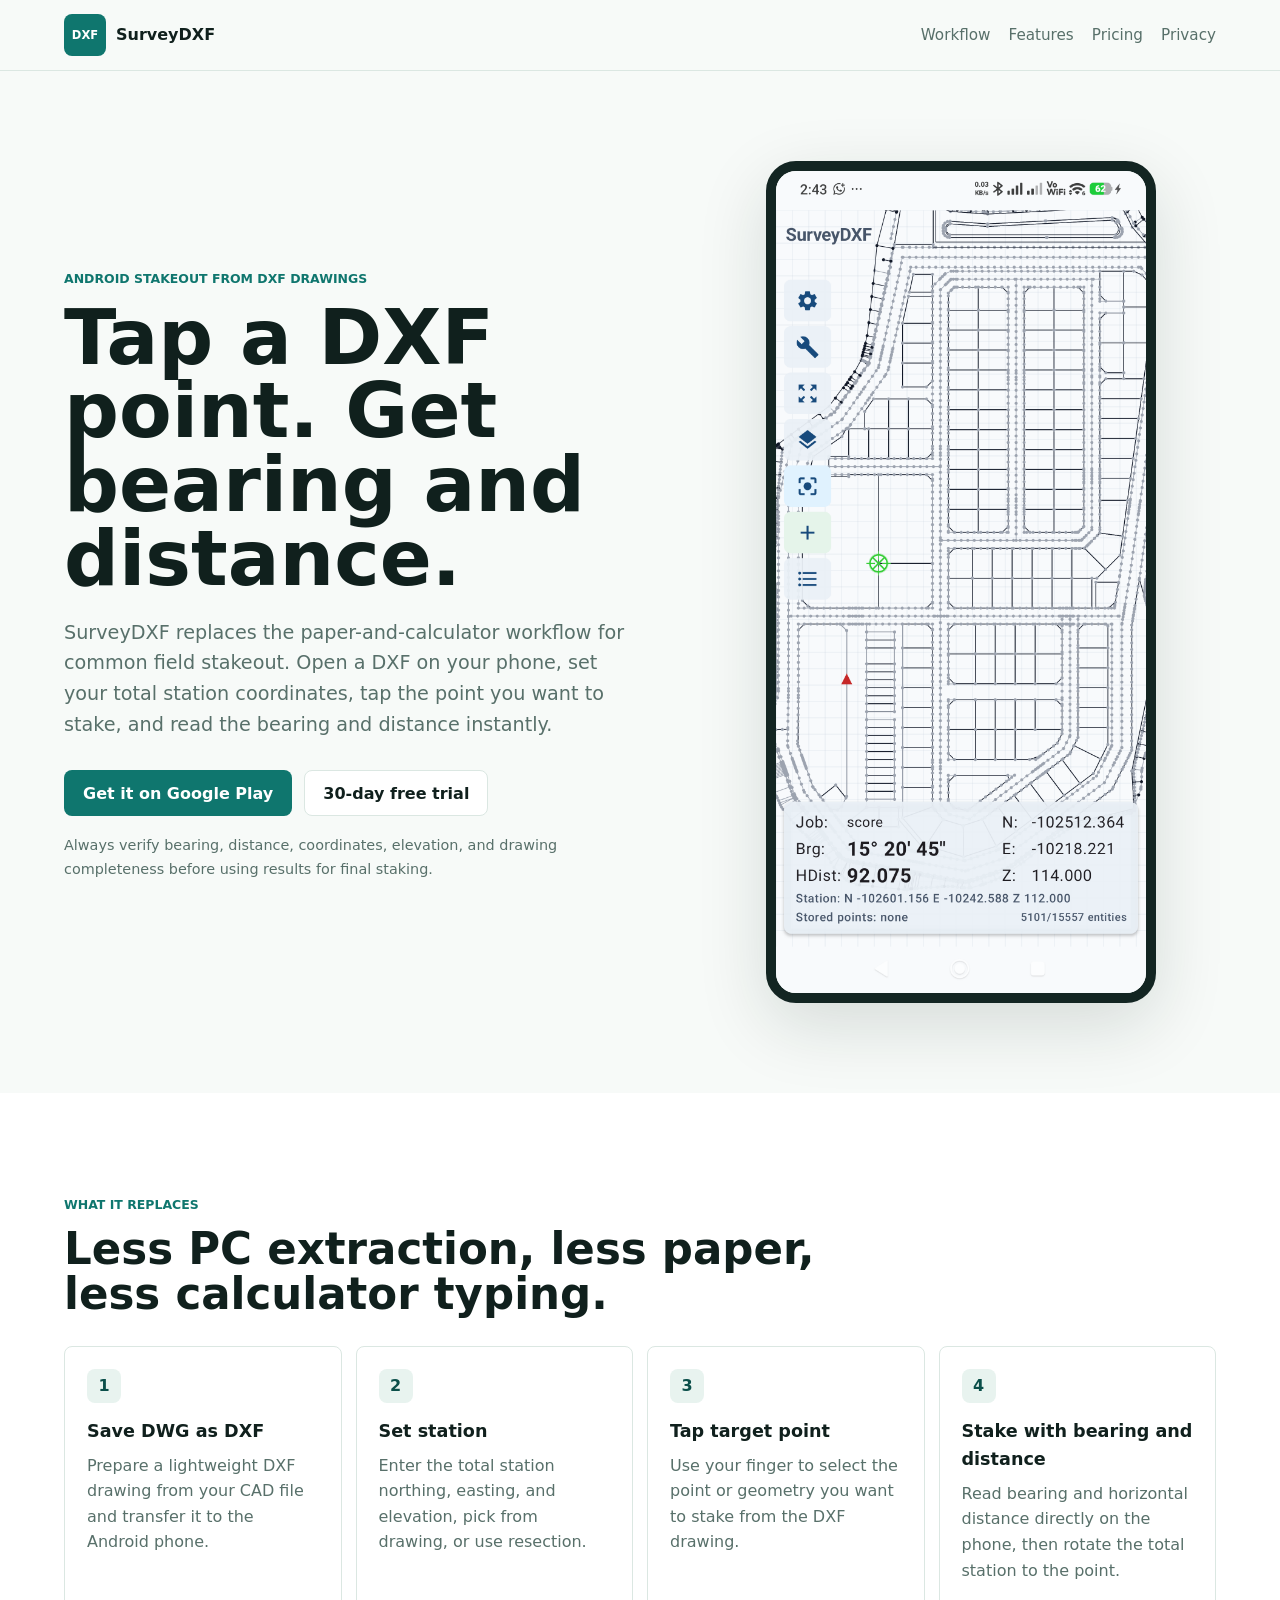
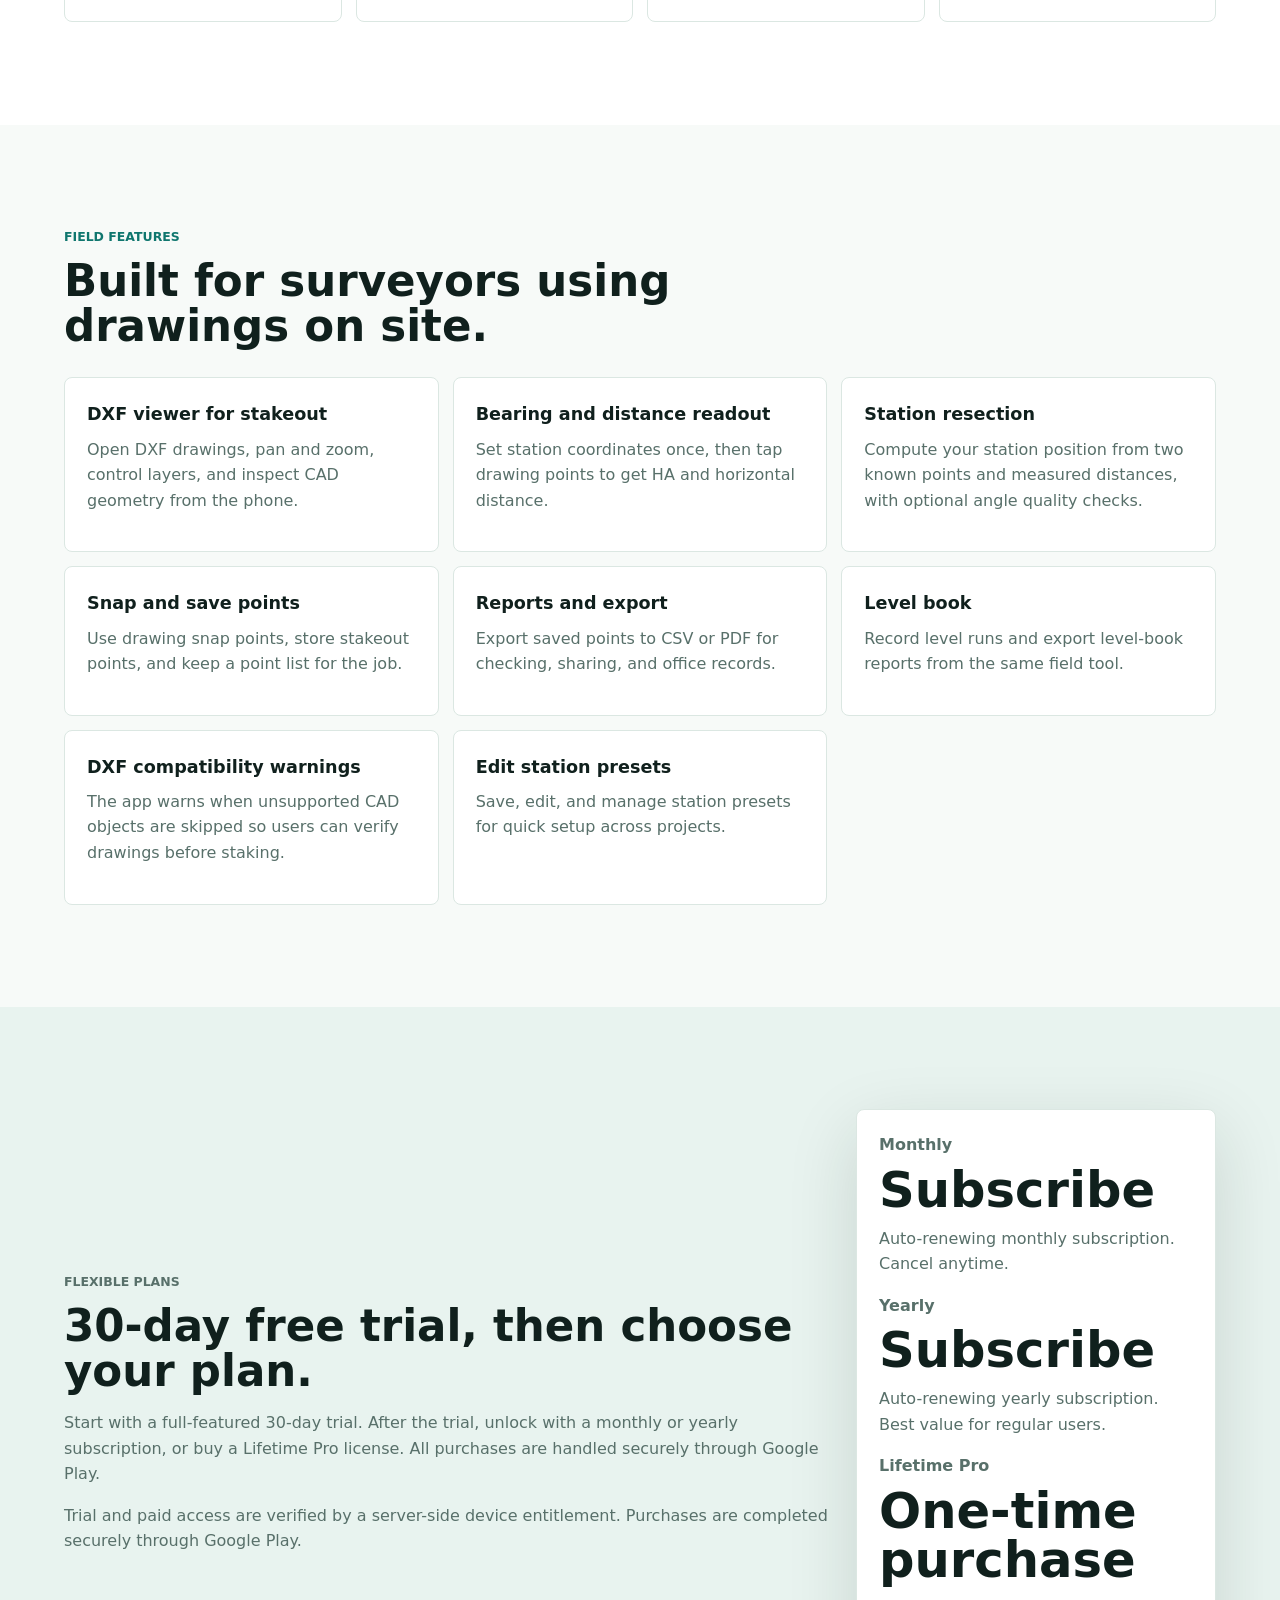
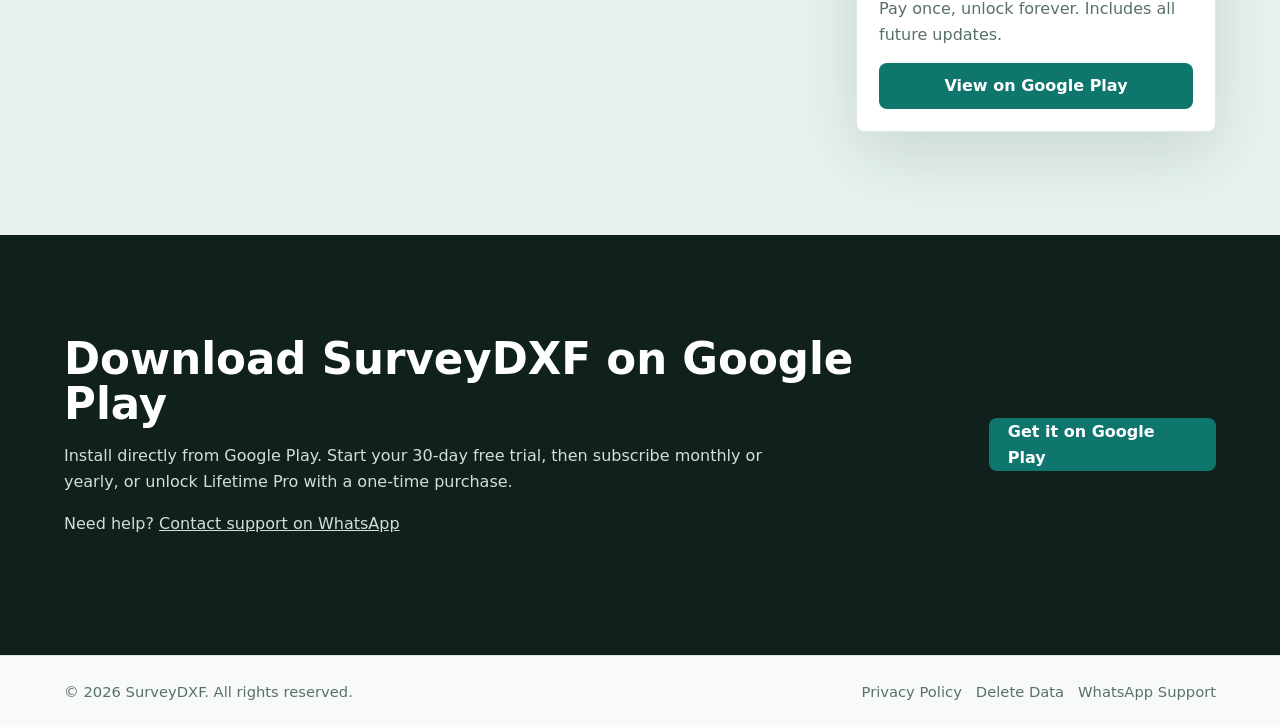
<file: index.html>
<!doctype html>
<html lang="en">
<head>
  <meta charset="utf-8">
  <meta name="viewport" content="width=device-width, initial-scale=1">
  <title>SurveyDXF - Android DXF Stakeout Tool</title>
  <meta name="description" content="SurveyDXF helps surveyors open DXF drawings on Android, set a station, tap a point, and get bearing and distance for field stakeout.">
  <meta property="og:title" content="SurveyDXF">
  <meta property="og:description" content="Open DXF on Android. Set station. Tap point. Get bearing and distance for survey stakeout.">
  <meta property="og:type" content="website">
  <meta property="og:image" content="phone-screenshot.png">
  <meta name="theme-color" content="#0f766e">
  <link rel="stylesheet" href="styles.css">
</head>
<body>
  <header class="site-header">
    <a class="brand" href="index.html" aria-label="SurveyDXF home">
      <span class="brand-mark">DXF</span>
      <span>SurveyDXF</span>
    </a>
    <nav aria-label="Main navigation">
      <a href="#workflow">Workflow</a>
      <a href="#features">Features</a>
      <a href="#pricing">Pricing</a>
      <a href="privacy.html">Privacy</a>
    </nav>
  </header>

  <main>
    <section class="hero">
      <div class="hero-copy">
        <p class="eyebrow">Android stakeout from DXF drawings</p>
        <h1>Tap a DXF point. Get bearing and distance.</h1>
        <p class="lead">
          SurveyDXF replaces the paper-and-calculator workflow for common field stakeout.
          Open a DXF on your phone, set your total station coordinates, tap the point you
          want to stake, and read the bearing and distance instantly.
        </p>
        <div class="hero-actions">
          <a class="button primary" href="https://play.google.com/store/apps/details?id=com.surveydxf.app">Get it on Google Play</a>
          <a class="button secondary" href="#pricing">30-day free trial</a>
        </div>
        <p class="fine">
          Always verify bearing, distance, coordinates, elevation, and drawing completeness
          before using results for final staking.
        </p>
      </div>

      <div class="phone-panel" aria-label="SurveyDXF app screenshot">
        <img class="phone-screenshot" src="phone-screenshot.png" alt="SurveyDXF Android app showing DXF drawing with bearing and distance readout">
      </div>
    </section>

    <section id="workflow" class="section workflow">
      <div class="section-heading">
        <p class="eyebrow">What it replaces</p>
        <h2>Less PC extraction, less paper, less calculator typing.</h2>
      </div>
      <div class="workflow-steps">
        <article>
          <span>1</span>
          <h3>Save DWG as DXF</h3>
          <p>Prepare a lightweight DXF drawing from your CAD file and transfer it to the Android phone.</p>
        </article>
        <article>
          <span>2</span>
          <h3>Set station</h3>
          <p>Enter the total station northing, easting, and elevation, pick from drawing, or use resection.</p>
        </article>
        <article>
          <span>3</span>
          <h3>Tap target point</h3>
          <p>Use your finger to select the point or geometry you want to stake from the DXF drawing.</p>
        </article>
        <article>
          <span>4</span>
          <h3>Stake with bearing and distance</h3>
          <p>Read bearing and horizontal distance directly on the phone, then rotate the total station to the point.</p>
        </article>
      </div>
    </section>

    <section id="features" class="section">
      <div class="section-heading">
        <p class="eyebrow">Field features</p>
        <h2>Built for surveyors using drawings on site.</h2>
      </div>
      <div class="feature-grid">
        <article>
          <h3>DXF viewer for stakeout</h3>
          <p>Open DXF drawings, pan and zoom, control layers, and inspect CAD geometry from the phone.</p>
        </article>
        <article>
          <h3>Bearing and distance readout</h3>
          <p>Set station coordinates once, then tap drawing points to get HA and horizontal distance.</p>
        </article>
        <article>
          <h3>Station resection</h3>
          <p>Compute your station position from two known points and measured distances, with optional angle quality checks.</p>
        </article>
        <article>
          <h3>Snap and save points</h3>
          <p>Use drawing snap points, store stakeout points, and keep a point list for the job.</p>
        </article>
        <article>
          <h3>Reports and export</h3>
          <p>Export saved points to CSV or PDF for checking, sharing, and office records.</p>
        </article>
        <article>
          <h3>Level book</h3>
          <p>Record level runs and export level-book reports from the same field tool.</p>
        </article>
        <article>
          <h3>DXF compatibility warnings</h3>
          <p>The app warns when unsupported CAD objects are skipped so users can verify drawings before staking.</p>
        </article>
        <article>
          <h3>Edit station presets</h3>
          <p>Save, edit, and manage station presets for quick setup across projects.</p>
        </article>
      </div>
    </section>

    <section id="pricing" class="section split">
      <div>
        <p class="eyebrow">Flexible plans</p>
        <h2>30-day free trial, then choose your plan.</h2>
        <p>
          Start with a full-featured 30-day trial. After the trial, unlock with a monthly
          or yearly subscription, or buy a Lifetime Pro license. All purchases are handled
          securely through Google Play.
        </p>
        <p>
          Trial and paid access are verified by a server-side device entitlement. Purchases
          are completed securely through Google Play.
        </p>
      </div>
      <div class="price-card">
        <span class="price-label">Monthly</span>
        <strong>Subscribe</strong>
        <p>Auto-renewing monthly subscription. Cancel anytime.</p>
        <span class="price-label">Yearly</span>
        <strong>Subscribe</strong>
        <p>Auto-renewing yearly subscription. Best value for regular users.</p>
        <span class="price-label">Lifetime Pro</span>
        <strong>One-time purchase</strong>
        <p>Pay once, unlock forever. Includes all future updates.</p>
        <a class="button primary full" href="https://play.google.com/store/apps/details?id=com.surveydxf.app">View on Google Play</a>
      </div>
    </section>

    <section id="download" class="section callout">
      <div>
        <h2>Download SurveyDXF on Google Play</h2>
        <p>
          Install directly from Google Play. Start your 30-day free trial, then subscribe
          monthly or yearly, or unlock Lifetime Pro with a one-time purchase.
        </p>
        <p>
          Need help? <a href="https://wa.me/60106588648?text=Hi%2C%20I%20need%20support%20for%20SurveyDXF.">Contact support on WhatsApp</a>
        </p>
      </div>
      <a class="button primary" href="https://play.google.com/store/apps/details?id=com.surveydxf.app">Get it on Google Play</a>
    </section>
  </main>

  <footer class="site-footer">
    <p>&copy; 2026 SurveyDXF. All rights reserved.</p>
    <div>
      <a href="privacy.html">Privacy Policy</a>
      <a href="delete-data.html">Delete Data</a>
      <a href="https://wa.me/60106588648?text=Hi%2C%20I%20need%20support%20for%20SurveyDXF.">WhatsApp Support</a>
    </div>
  </footer>
</body>
</html>
</file>
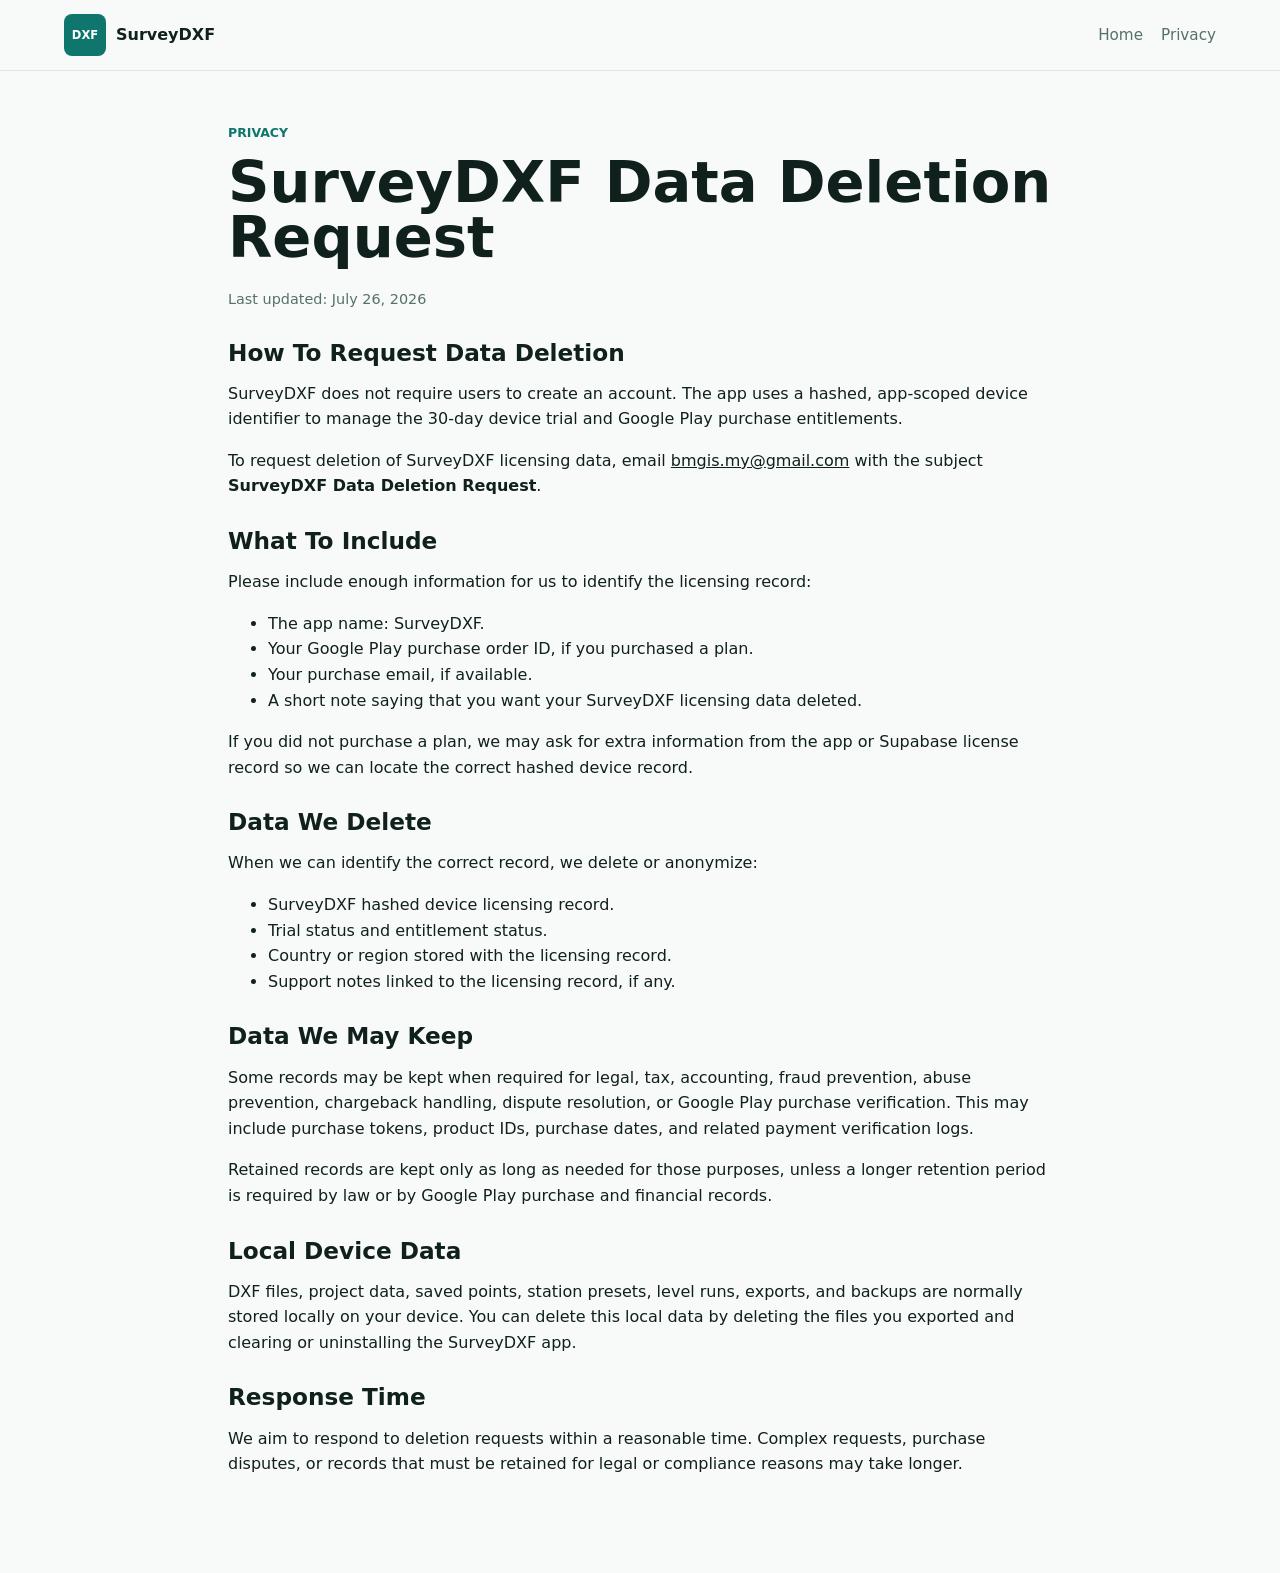
<file: delete-data.html>
<!doctype html>
<html lang="en">
<head>
  <meta charset="utf-8">
  <meta name="viewport" content="width=device-width, initial-scale=1">
  <title>SurveyDXF Data Deletion Request</title>
  <link rel="stylesheet" href="styles.css">
</head>
<body>
  <header class="site-header">
    <a class="brand" href="index.html" aria-label="SurveyDXF home">
      <span class="brand-mark">DXF</span>
      <span>SurveyDXF</span>
    </a>
    <nav aria-label="Main navigation">
      <a href="index.html">Home</a>
      <a href="privacy.html">Privacy</a>
    </nav>
  </header>

  <main class="policy-page">
    <p class="eyebrow">Privacy</p>
    <h1>SurveyDXF Data Deletion Request</h1>
    <p class="fine">Last updated: July 26, 2026</p>

    <h2>How To Request Data Deletion</h2>
    <p>
      SurveyDXF does not require users to create an account. The app uses a hashed,
      app-scoped device identifier to manage the 30-day device trial and Google Play
      purchase entitlements.
    </p>
    <p>
      To request deletion of SurveyDXF licensing data, email
      <a href="mailto:bmgis.my@gmail.com?subject=SurveyDXF%20Data%20Deletion%20Request">bmgis.my@gmail.com</a>
      with the subject <strong>SurveyDXF Data Deletion Request</strong>.
    </p>

    <h2>What To Include</h2>
    <p>Please include enough information for us to identify the licensing record:</p>
    <ul>
      <li>The app name: SurveyDXF.</li>
      <li>Your Google Play purchase order ID, if you purchased a plan.</li>
      <li>Your purchase email, if available.</li>
      <li>A short note saying that you want your SurveyDXF licensing data deleted.</li>
    </ul>
    <p>
      If you did not purchase a plan, we may ask for extra information from the app or
      Supabase license record so we can locate the correct hashed device record.
    </p>

    <h2>Data We Delete</h2>
    <p>When we can identify the correct record, we delete or anonymize:</p>
    <ul>
      <li>SurveyDXF hashed device licensing record.</li>
      <li>Trial status and entitlement status.</li>
      <li>Country or region stored with the licensing record.</li>
      <li>Support notes linked to the licensing record, if any.</li>
    </ul>

    <h2>Data We May Keep</h2>
    <p>
      Some records may be kept when required for legal, tax, accounting, fraud prevention,
      abuse prevention, chargeback handling, dispute resolution, or Google Play purchase
      verification. This may include purchase tokens, product IDs, purchase dates, and
      related payment verification logs.
    </p>
    <p>
      Retained records are kept only as long as needed for those purposes, unless a longer
      retention period is required by law or by Google Play purchase and financial records.
    </p>

    <h2>Local Device Data</h2>
    <p>
      DXF files, project data, saved points, station presets, level runs, exports, and
      backups are normally stored locally on your device. You can delete this local data by
      deleting the files you exported and clearing or uninstalling the SurveyDXF app.
    </p>

    <h2>Response Time</h2>
    <p>
      We aim to respond to deletion requests within a reasonable time. Complex requests,
      purchase disputes, or records that must be retained for legal or compliance reasons
      may take longer.
    </p>
  </main>
</body>
</html>
</file>
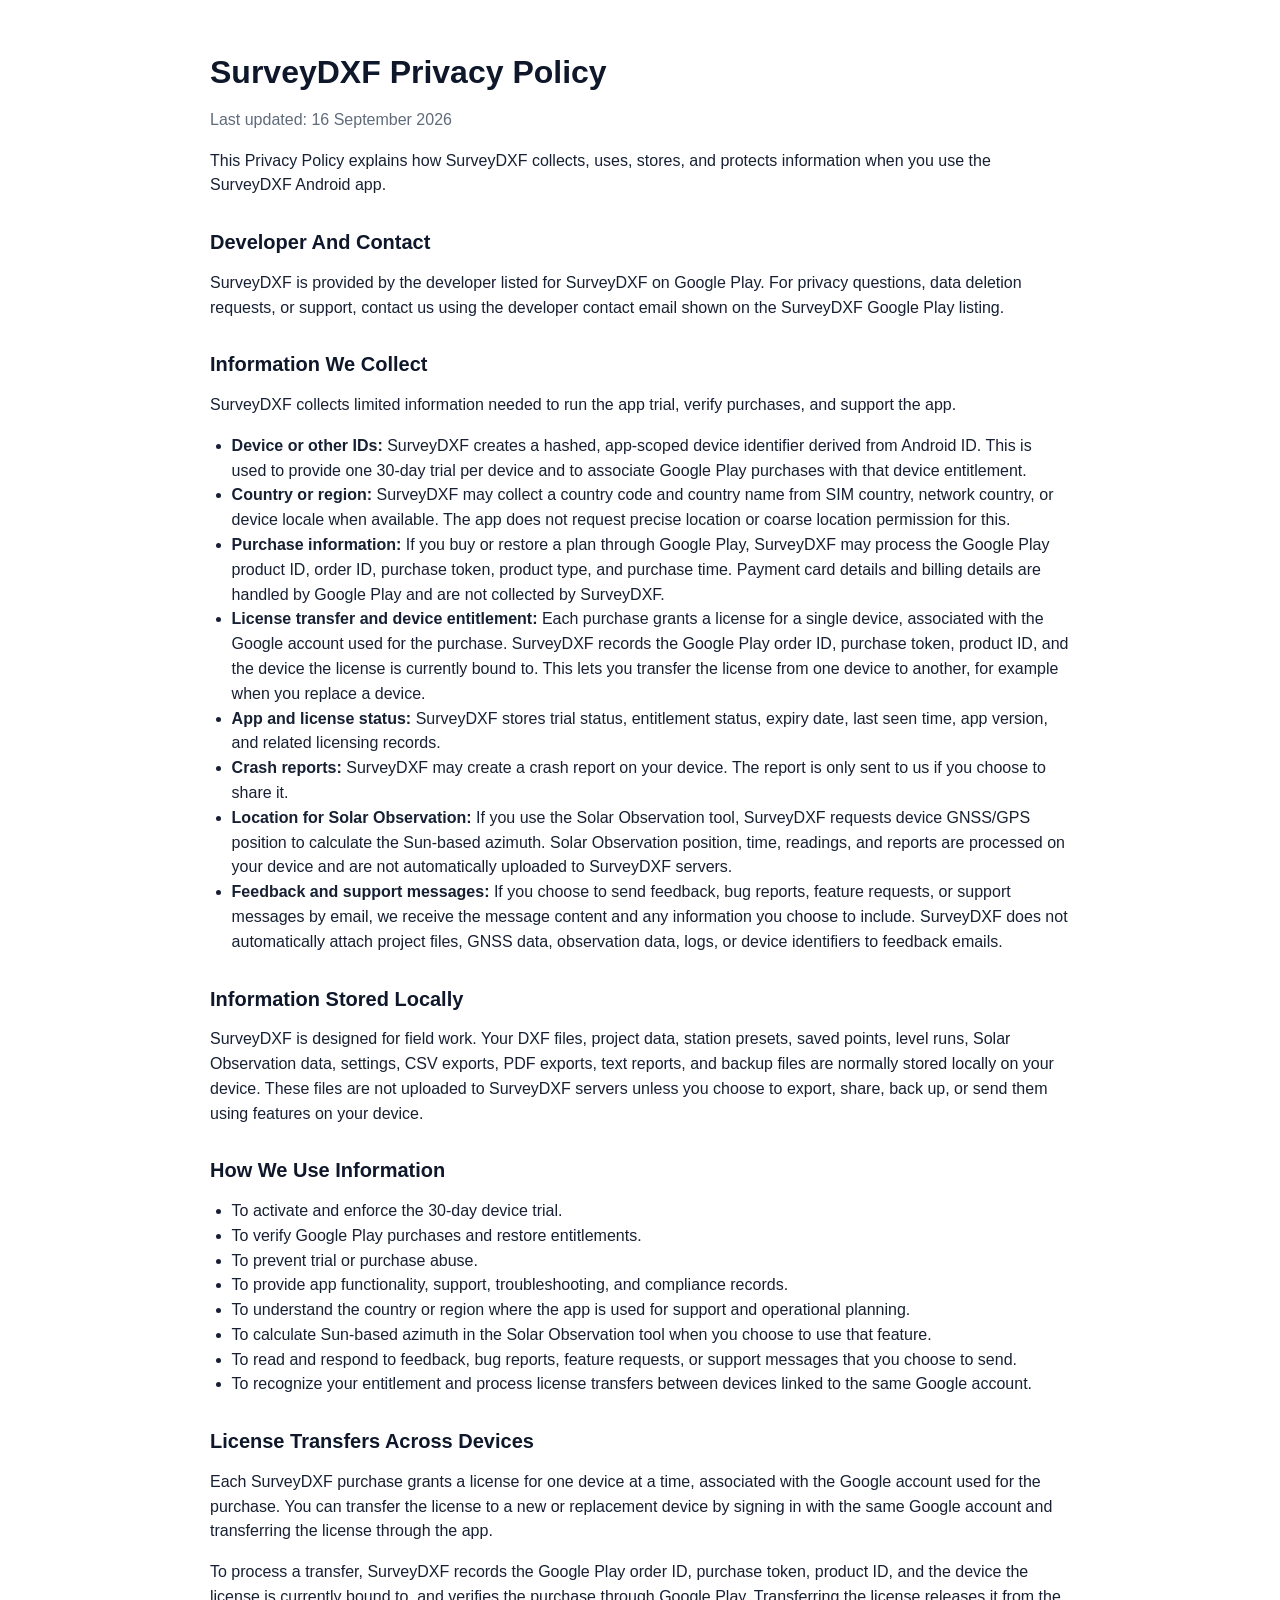
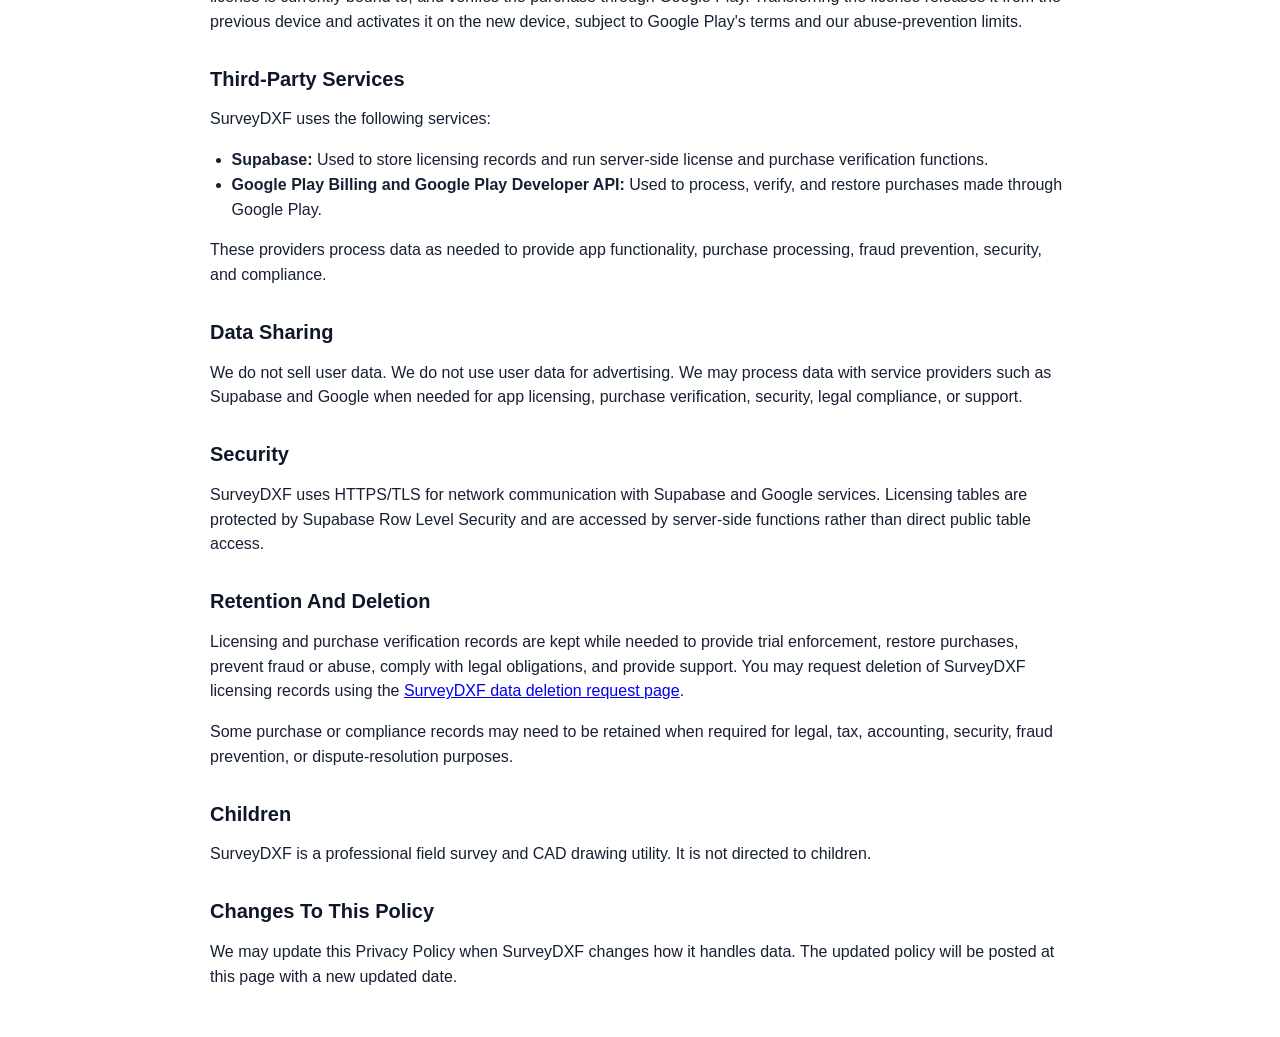
<file: privacy.html>
<!doctype html>
<html lang="en">
<head>
  <meta charset="utf-8">
  <meta name="viewport" content="width=device-width, initial-scale=1">
  <title>SurveyDXF Privacy Policy</title>
  <style>
    body {
      font-family: Arial, sans-serif;
      line-height: 1.55;
      max-width: 860px;
      margin: 0 auto;
      padding: 32px 20px;
      color: #172033;
      background: #ffffff;
    }
    h1, h2 {
      line-height: 1.2;
      color: #0f172a;
    }
    h1 {
      font-size: 2rem;
      margin-bottom: 0.25rem;
    }
    h2 {
      font-size: 1.25rem;
      margin-top: 2rem;
    }
    .muted {
      color: #5f6b7a;
    }
    ul {
      padding-left: 1.35rem;
    }
    code {
      background: #f1f5f9;
      padding: 0.1rem 0.25rem;
      border-radius: 4px;
    }
  </style>
</head>
<body>
  <h1>SurveyDXF Privacy Policy</h1>
  <p class="muted">Last updated: 16 September 2026</p>

  <p>
    This Privacy Policy explains how SurveyDXF collects, uses, stores, and protects information when you use the SurveyDXF Android app.
  </p>

  <h2>Developer And Contact</h2>
  <p>
    SurveyDXF is provided by the developer listed for SurveyDXF on Google Play.
    For privacy questions, data deletion requests, or support, contact us using the developer contact email shown on the SurveyDXF Google Play listing.
  </p>

  <h2>Information We Collect</h2>
  <p>SurveyDXF collects limited information needed to run the app trial, verify purchases, and support the app.</p>
  <ul>
    <li>
      <strong>Device or other IDs:</strong> SurveyDXF creates a hashed, app-scoped device identifier derived from Android ID.
      This is used to provide one 30-day trial per device and to associate Google Play purchases with that device entitlement.
    </li>
    <li>
      <strong>Country or region:</strong> SurveyDXF may collect a country code and country name from SIM country, network country, or device locale when available.
      The app does not request precise location or coarse location permission for this.
    </li>
    <li>
      <strong>Purchase information:</strong> If you buy or restore a plan through Google Play, SurveyDXF may process the Google Play product ID, order ID, purchase token, product type, and purchase time.
      Payment card details and billing details are handled by Google Play and are not collected by SurveyDXF.
    </li>
    <li>
      <strong>License transfer and device entitlement:</strong> Each purchase grants a license for a single device, associated with the Google account used for the purchase.
      SurveyDXF records the Google Play order ID, purchase token, product ID, and the device the license is currently bound to.
      This lets you transfer the license from one device to another, for example when you replace a device.
    </li>
    <li>
      <strong>App and license status:</strong> SurveyDXF stores trial status, entitlement status, expiry date, last seen time, app version, and related licensing records.
    </li>
    <li>
      <strong>Crash reports:</strong> SurveyDXF may create a crash report on your device. The report is only sent to us if you choose to share it.
    </li>
    <li>
      <strong>Location for Solar Observation:</strong> If you use the Solar Observation tool, SurveyDXF requests device GNSS/GPS position to calculate the Sun-based azimuth.
      Solar Observation position, time, readings, and reports are processed on your device and are not automatically uploaded to SurveyDXF servers.
    </li>
    <li>
      <strong>Feedback and support messages:</strong> If you choose to send feedback, bug reports, feature requests, or support messages by email, we receive the message content and any information you choose to include.
      SurveyDXF does not automatically attach project files, GNSS data, observation data, logs, or device identifiers to feedback emails.
    </li>
  </ul>

  <h2>Information Stored Locally</h2>
  <p>
    SurveyDXF is designed for field work. Your DXF files, project data, station presets, saved points, level runs, Solar Observation data, settings, CSV exports, PDF exports, text reports, and backup files are normally stored locally on your device.
    These files are not uploaded to SurveyDXF servers unless you choose to export, share, back up, or send them using features on your device.
  </p>

  <h2>How We Use Information</h2>
  <ul>
    <li>To activate and enforce the 30-day device trial.</li>
    <li>To verify Google Play purchases and restore entitlements.</li>
    <li>To prevent trial or purchase abuse.</li>
    <li>To provide app functionality, support, troubleshooting, and compliance records.</li>
    <li>To understand the country or region where the app is used for support and operational planning.</li>
    <li>To calculate Sun-based azimuth in the Solar Observation tool when you choose to use that feature.</li>
    <li>To read and respond to feedback, bug reports, feature requests, or support messages that you choose to send.</li>
    <li>To recognize your entitlement and process license transfers between devices linked to the same Google account.</li>
  </ul>

  <h2>License Transfers Across Devices</h2>
  <p>
    Each SurveyDXF purchase grants a license for one device at a time, associated with the Google account used for the purchase.
    You can transfer the license to a new or replacement device by signing in with the same Google account and transferring the license through the app.
  </p>
  <p>
    To process a transfer, SurveyDXF records the Google Play order ID, purchase token, product ID, and the device the license is currently bound to, and verifies the purchase through Google Play.
    Transferring the license releases it from the previous device and activates it on the new device, subject to Google Play's terms and our abuse-prevention limits.
  </p>

  <h2>Third-Party Services</h2>
  <p>SurveyDXF uses the following services:</p>
  <ul>
    <li>
      <strong>Supabase:</strong> Used to store licensing records and run server-side license and purchase verification functions.
    </li>
    <li>
      <strong>Google Play Billing and Google Play Developer API:</strong> Used to process, verify, and restore purchases made through Google Play.
    </li>
  </ul>
  <p>
    These providers process data as needed to provide app functionality, purchase processing, fraud prevention, security, and compliance.
  </p>

  <h2>Data Sharing</h2>
  <p>
    We do not sell user data. We do not use user data for advertising.
    We may process data with service providers such as Supabase and Google when needed for app licensing, purchase verification, security, legal compliance, or support.
  </p>

  <h2>Security</h2>
  <p>
    SurveyDXF uses HTTPS/TLS for network communication with Supabase and Google services.
    Licensing tables are protected by Supabase Row Level Security and are accessed by server-side functions rather than direct public table access.
  </p>

  <h2>Retention And Deletion</h2>
  <p>
    Licensing and purchase verification records are kept while needed to provide trial enforcement, restore purchases, prevent fraud or abuse, comply with legal obligations, and provide support.
    You may request deletion of SurveyDXF licensing records using the
    <a href="delete-data.html">SurveyDXF data deletion request page</a>.
  </p>
  <p>
    Some purchase or compliance records may need to be retained when required for legal, tax, accounting, security, fraud prevention, or dispute-resolution purposes.
  </p>

  <h2>Children</h2>
  <p>
    SurveyDXF is a professional field survey and CAD drawing utility. It is not directed to children.
  </p>

  <h2>Changes To This Policy</h2>
  <p>
    We may update this Privacy Policy when SurveyDXF changes how it handles data.
    The updated policy will be posted at this page with a new updated date.
  </p>
</body>
</html>
</file>
<file: styles.css>
:root {
  color-scheme: light;
  --bg: #f7faf8;
  --panel: #ffffff;
  --ink: #10201d;
  --muted: #58706a;
  --line: #dbe7e2;
  --brand: #0f766e;
  --brand-dark: #0b4f4a;
  --accent: #f59e0b;
  --soft: #e8f3ef;
  --shadow: 0 22px 70px rgba(16, 32, 29, 0.14);
}

* {
  box-sizing: border-box;
}

html {
  scroll-behavior: smooth;
}

body {
  margin: 0;
  font-family: Inter, ui-sans-serif, system-ui, -apple-system, BlinkMacSystemFont, "Segoe UI", sans-serif;
  line-height: 1.6;
  background: var(--bg);
  color: var(--ink);
}

a {
  color: inherit;
}

.site-header {
  position: sticky;
  top: 0;
  z-index: 10;
  display: flex;
  align-items: center;
  justify-content: space-between;
  gap: 20px;
  padding: 14px clamp(18px, 5vw, 72px);
  background: rgba(247, 250, 248, 0.92);
  border-bottom: 1px solid var(--line);
  backdrop-filter: blur(16px);
}

.brand {
  display: inline-flex;
  align-items: center;
  gap: 10px;
  text-decoration: none;
  font-weight: 800;
}

.brand-mark {
  display: inline-grid;
  place-items: center;
  width: 42px;
  height: 42px;
  border-radius: 8px;
  background: var(--brand);
  color: white;
  font-size: 0.72rem;
  letter-spacing: 0;
}

nav {
  display: flex;
  align-items: center;
  gap: 18px;
  font-size: 0.95rem;
  color: var(--muted);
}

nav a,
.site-footer a {
  text-decoration: none;
}

nav a:hover,
.site-footer a:hover {
  color: var(--brand-dark);
}

.hero {
  display: grid;
  grid-template-columns: minmax(0, 1.05fr) minmax(320px, 0.95fr);
  gap: clamp(30px, 6vw, 86px);
  align-items: center;
  min-height: calc(100vh - 72px);
  padding: clamp(44px, 7vw, 94px) clamp(18px, 5vw, 72px);
}

.hero-copy {
  max-width: 780px;
}

.eyebrow {
  margin: 0 0 12px;
  color: var(--brand);
  font-weight: 800;
  text-transform: uppercase;
  font-size: 0.78rem;
}

h1,
h2,
h3,
p {
  margin-top: 0;
}

h1 {
  margin-bottom: 22px;
  font-size: clamp(2.35rem, 6vw, 5.8rem);
  line-height: 0.96;
  letter-spacing: 0;
}

h2 {
  margin-bottom: 16px;
  font-size: clamp(1.8rem, 3.4vw, 3.2rem);
  line-height: 1.04;
  letter-spacing: 0;
}

h3 {
  margin-bottom: 8px;
  font-size: 1.1rem;
}

.lead {
  max-width: 660px;
  color: var(--muted);
  font-size: clamp(1rem, 1.5vw, 1.2rem);
}

.hero-actions {
  display: flex;
  flex-wrap: wrap;
  gap: 12px;
  margin: 30px 0 18px;
}

.button {
  display: inline-flex;
  min-height: 46px;
  align-items: center;
  justify-content: center;
  border-radius: 8px;
  padding: 0 18px;
  font-weight: 800;
  text-decoration: none;
  border: 1px solid transparent;
}

.button.primary {
  background: var(--brand);
  color: white;
}

.button.primary:hover {
  background: var(--brand-dark);
}

.button.secondary {
  background: white;
  border-color: var(--line);
}

.button.full {
  width: 100%;
}

.fine {
  max-width: 620px;
  color: var(--muted);
  font-size: 0.9rem;
}

.phone-panel {
  display: flex;
  justify-content: center;
}

.phone-screenshot {
  width: min(100%, 390px);
  height: auto;
  display: block;
  border: 10px solid #132522;
  border-radius: 30px;
  background: #101918;
  box-shadow: var(--shadow);
}

.section {
  padding: clamp(54px, 8vw, 104px) clamp(18px, 5vw, 72px);
}

.section-heading {
  max-width: 760px;
  margin-bottom: 28px;
}

.feature-grid {
  display: grid;
  grid-template-columns: repeat(3, minmax(0, 1fr));
  gap: 14px;
}

.feature-grid article,
.workflow-steps article,
.price-card {
  background: var(--panel);
  border: 1px solid var(--line);
  border-radius: 8px;
  padding: 22px;
}

.feature-grid p,
.workflow-steps p,
.split p,
.price-card p,
.callout p {
  color: var(--muted);
}

.workflow {
  background: white;
}

.workflow-steps {
  display: grid;
  grid-template-columns: repeat(4, minmax(0, 1fr));
  gap: 14px;
}

.workflow-steps span {
  display: inline-grid;
  place-items: center;
  width: 34px;
  height: 34px;
  margin-bottom: 14px;
  border-radius: 8px;
  background: var(--soft);
  color: var(--brand-dark);
  font-weight: 900;
}

.split {
  display: grid;
  grid-template-columns: minmax(0, 1fr) 360px;
  gap: 28px;
  align-items: center;
  background: var(--soft);
}

.price-card {
  box-shadow: var(--shadow);
}

.price-label {
  color: var(--muted);
  font-weight: 800;
}

.price-card strong {
  display: block;
  margin: 8px 0 10px;
  font-size: 3.1rem;
  line-height: 1;
}
.callout {
  display: flex;
  align-items: center;
  justify-content: space-between;
  gap: 22px;
  background: #10201d;
  color: white;
}

.callout p {
  max-width: 720px;
  color: #cfe0dc;
}

.site-footer {
  display: flex;
  align-items: center;
  justify-content: space-between;
  gap: 18px;
  padding: 24px clamp(18px, 5vw, 72px);
  border-top: 1px solid var(--line);
  color: var(--muted);
  font-size: 0.92rem;
}

.site-footer p {
  margin: 0;
}

.site-footer div {
  display: flex;
  flex-wrap: wrap;
  gap: 14px;
}

.policy-page {
  max-width: 860px;
  margin: 0 auto;
  padding: 52px 18px 80px;
}

.policy-page h1 {
  font-size: clamp(2rem, 5vw, 3.6rem);
}

.policy-page h2 {
  margin-top: 30px;
  font-size: 1.45rem;
}

.notice {
  margin: 24px 0;
  padding: 18px;
  border: 1px solid var(--line);
  border-radius: 8px;
  background: white;
}

@media (max-width: 900px) {
  .hero,
  .split,
  .feature-grid,
  .workflow-steps {
    grid-template-columns: 1fr;
  }

  .hero {
    min-height: auto;
  }

  .phone-panel {
    justify-content: flex-start;
  }

  .price-card {
    max-width: 420px;
  }
}

@media (max-width: 640px) {
  .site-header,
  .site-footer,
  .callout {
    align-items: flex-start;
    flex-direction: column;
  }

  nav {
    width: 100%;
    overflow-x: auto;
    padding-bottom: 4px;
  }

  h1 {
    font-size: 2.55rem;
  }

  .button {
    width: 100%;
  }
}
</file>
